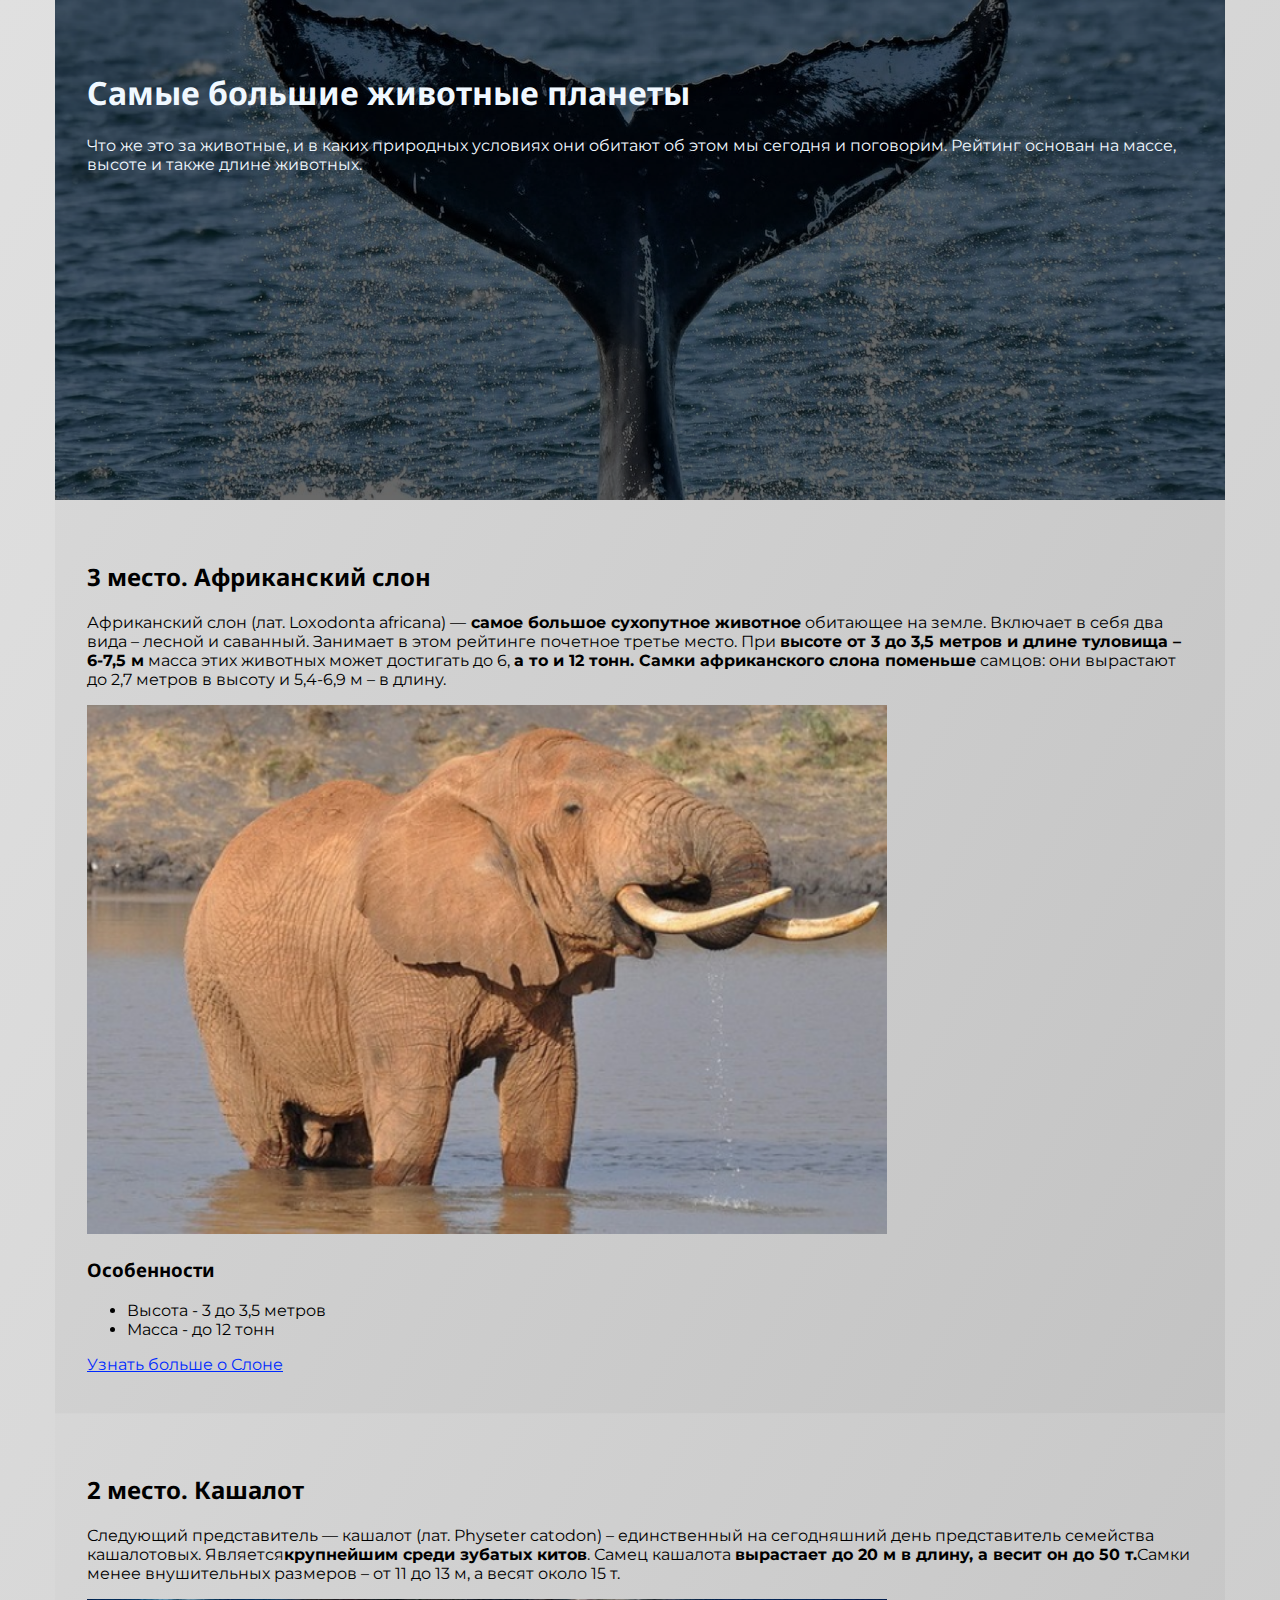
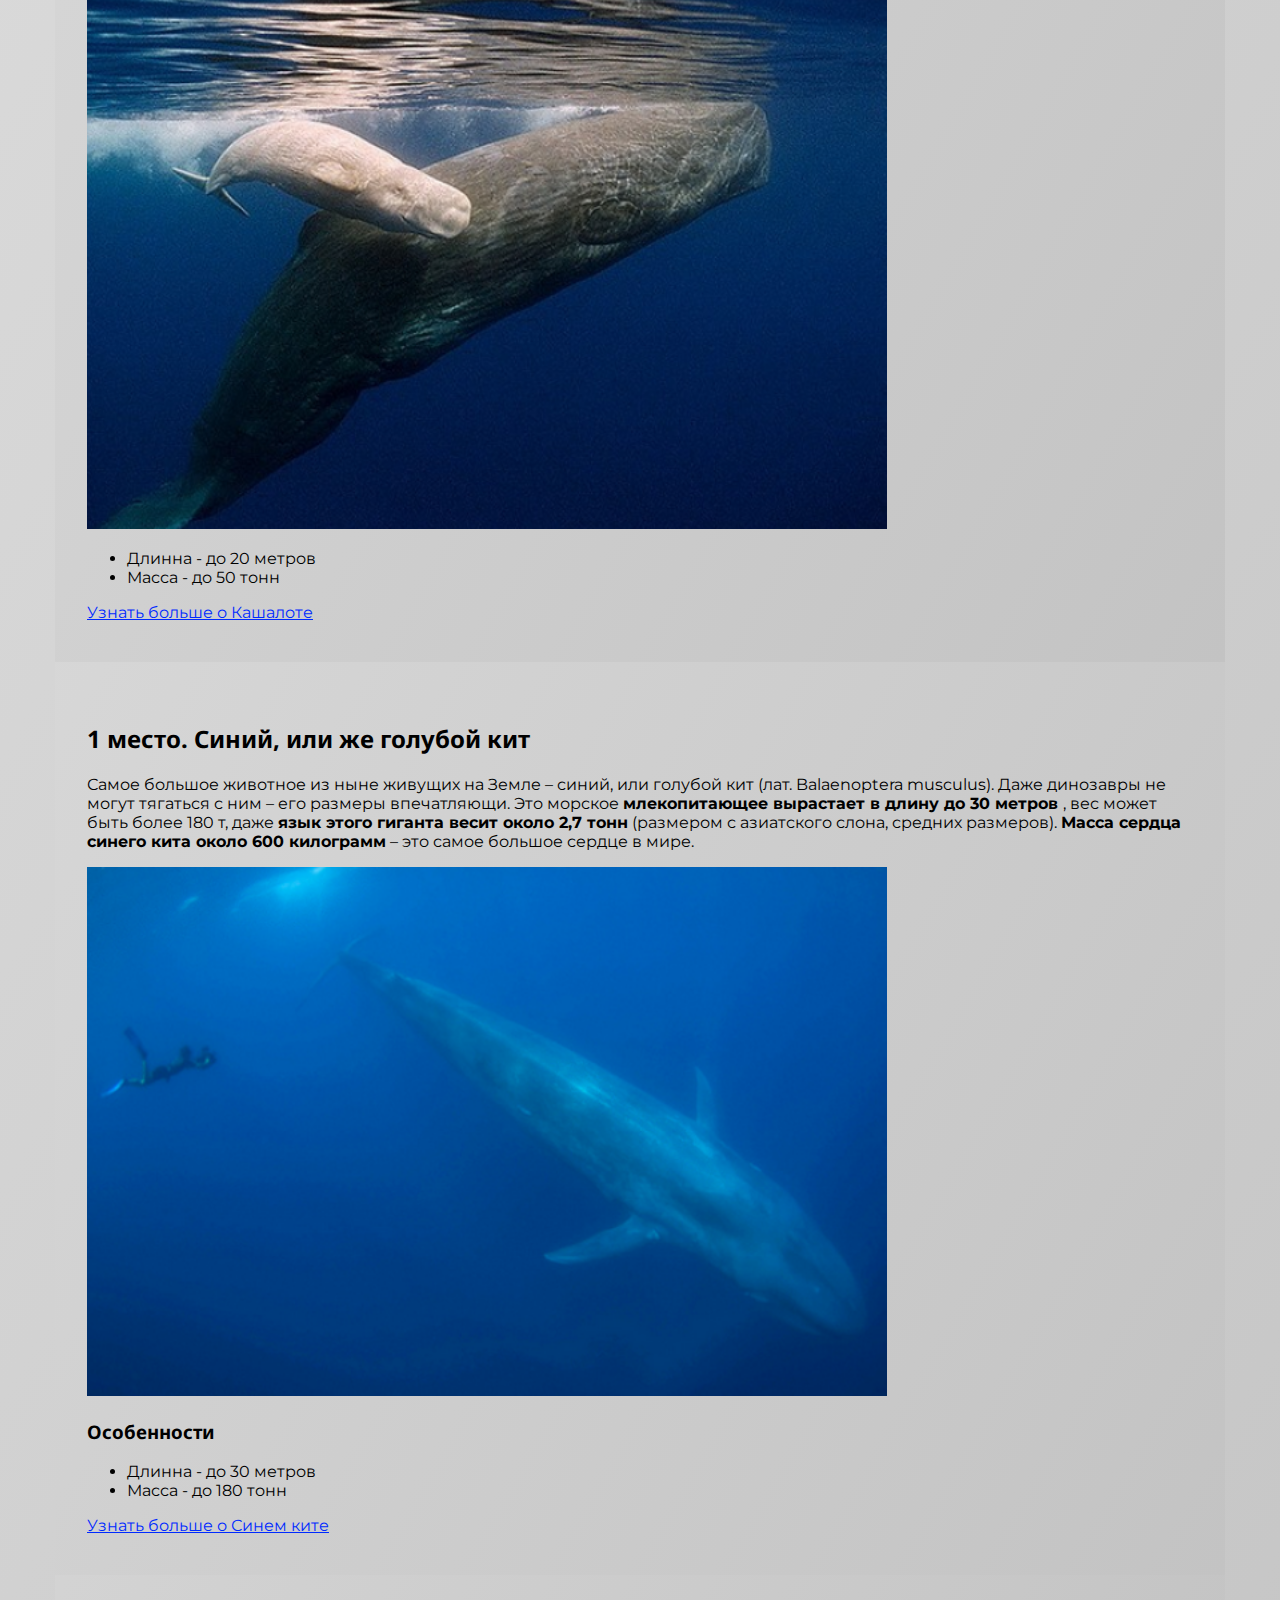
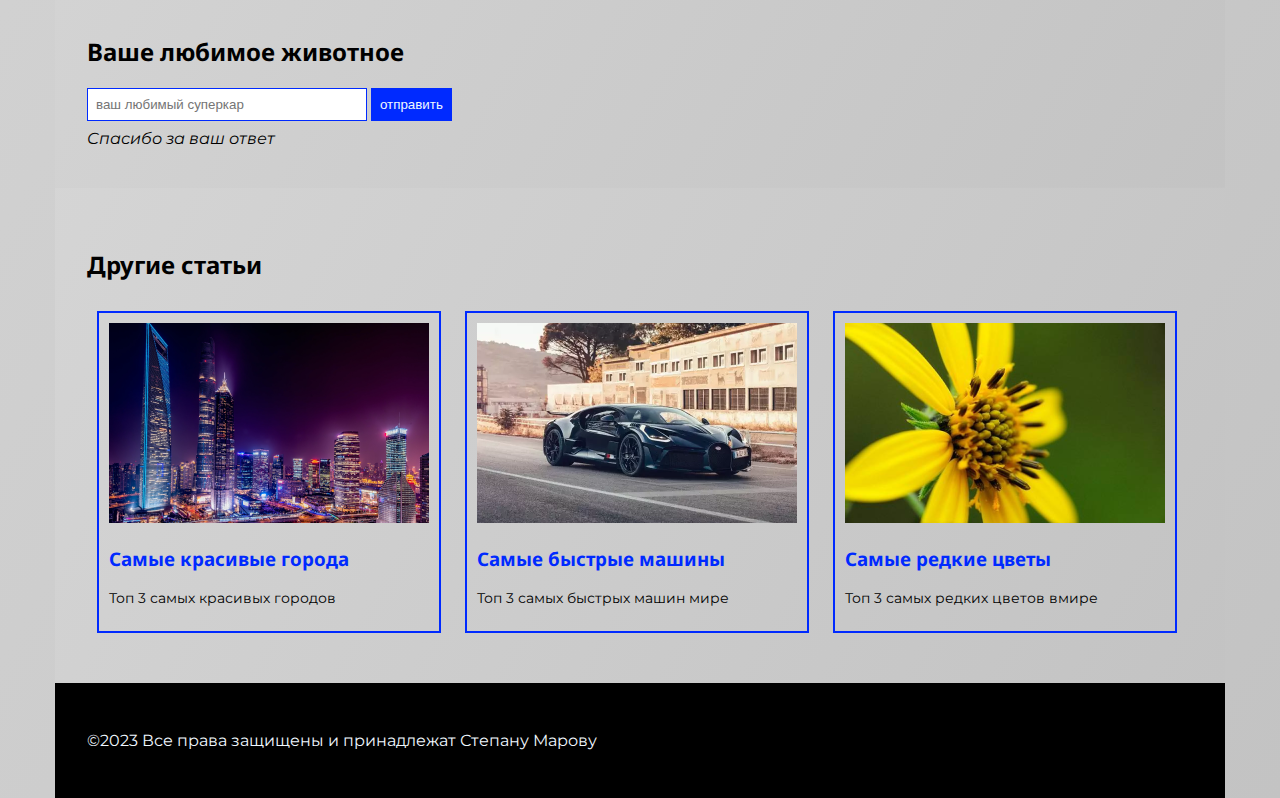
<file: animals.html>
<!DOCTYPE html>
<html lang="en">

<head>
    <meta charset="UTF-8">
    <meta http-equiv="X-UA-Compatible" content="IE=edge">
    <meta name="viewport" content="width=device-width, initial-scale=1.0">
    <title>самые большие животные</title>
    <link rel="stylesheet" href="./css/style.css">
</head>

<body>
    <header class="animals">
        <h1>
            Самые большие животные планеты
        </h1>
        <p>
            Что же это за животные, и в каких природных условиях они обитают об этом мы сегодня и поговорим. Рейтинг
            основан на массе, высоте и также длине животных.
        </p>
    </header>

    <section class="one">
        <h2>
            3 место. Африканский слон
        </h2>
        <p>
            Африканский слон (лат. Loxodonta africana) —<b> самое большое сухопутное животное</b> обитающее на земле.
            Включает в себя два вида – лесной и саванный. Занимает в этом рейтинге почетное третье место. При <b> высоте
                от 3 до 3,5 метров и длине туловища – 6-7,5 м</b> масса этих животных может достигать до 6, <b>а то и 12
                тонн. Самки африканского слона поменьше</b> самцов: они вырастают до 2,7 метров в высоту и 5,4-6,9 м – в
            длину.
        </p>
        <img src="./img/Слон.png" alt="слон">
        <h3>
            Особенности
        </h3>
        <ul>
            <li>Высота - 3 до 3,5 метров</li>
            <li>Масса - до 12 тонн</li>
        </ul>
        <a href="https://ru.wikipedia.org/wiki/Африканские_слоны">Узнать больше о Слоне</a>
    </section>

    <section class="two">
        <h2>2 место. Кашалот</h2>
        <p>
            Следующий представитель — кашалот (лат. Physeter catodon) – единственный на сегодняшний день представитель
            семейства кашалотовых. Является<b>крупнейшим среди зубатых китов</b>. Самец кашалота <b>вырастает до 20 м в
                длину, а весит он до 50 т.</b>Самки менее внушительных размеров – от 11 до 13 м, а весят около 15 т.
        </p>
        <img src="./img/Кашалот.png" alt="Кашалот">
        <ul>
            <li>Длинна - до 20 метров</li>
            <li>Масса - до 50 тонн</li>
        </ul>
        <a href="https://ru.wikipedia.org/wiki/Кашалот">Узнать больше о Кашалоте</a>
    </section>

    <section class="three">
        <h2>1 место. Синий, или же голубой кит</h2>
        <p>
            Самое большое животное из ныне живущих на Земле – синий, или голубой кит (лат. Balaenoptera musculus). Даже динозавры не могут тягаться с ним – его размеры впечатляющи. Это морское <b> млекопитающее вырастает в длину до 30 метров </b> , вес может быть более 180 т, даже <b> язык этого гиганта весит около 2,7 тонн</b> (размером с азиатского слона, средних размеров). <b>Масса сердца синего кита около 600 килограмм</b>  – это самое большое сердце в мире.


        </p>

        <img src="./img/Кит.png" alt="синий кит">
        <h3>Особенности</h3>
        <ul>
            <li>Длинна - до 30 метров</li>
            <li>Масса - до 180 тонн</li>
        </ul>

        <a href="https://ru.wikipedia.org/wiki/Синий_кит">Узнать больше о Синем ките</a>
    </section>

    
    <section class="four">
        <h2>
            Ваше любимое животное
            </h2>
        <input type="text" placeholder="ваш любимый суперкар">
        <button>отправить</button>
        <br>
        <span><i>Спасибо за ваш ответ</i></span>
    </section>

    <section class="five">
        <h2>Другие статьи</h2>
        <a href="./index.html">
            <div>
                <img src="./img/Top3Town.png" alt="город">
                <h3> Самые красивые города</h3>
                <p>Топ 3 самых красивых городов  </p>
            </div>
        </a>
        <a href="./car.html">
            <div>
                <img src="./img/Top5Car.png" alt="Бугатти">
                <h3> Самые быстрые машины
                    </h3>
                <p>Топ 3 самых быстрых машин мире</p>
            </div>
        </a>
        <a href="./flower.html">
            <div>
                <img src="./img/Top5Flowers.png" alt="">
                <h3> Самые редкие цветы</h3>
                <p>Топ 3 самых редких цветов вмире </p>
            </div>
        </a>
    </section>

    <footer>
        <p>
            ©2023 Все права защищены и принадлежат Степану Марову
        </p>
    </footer>

</body>

</html>
</file>
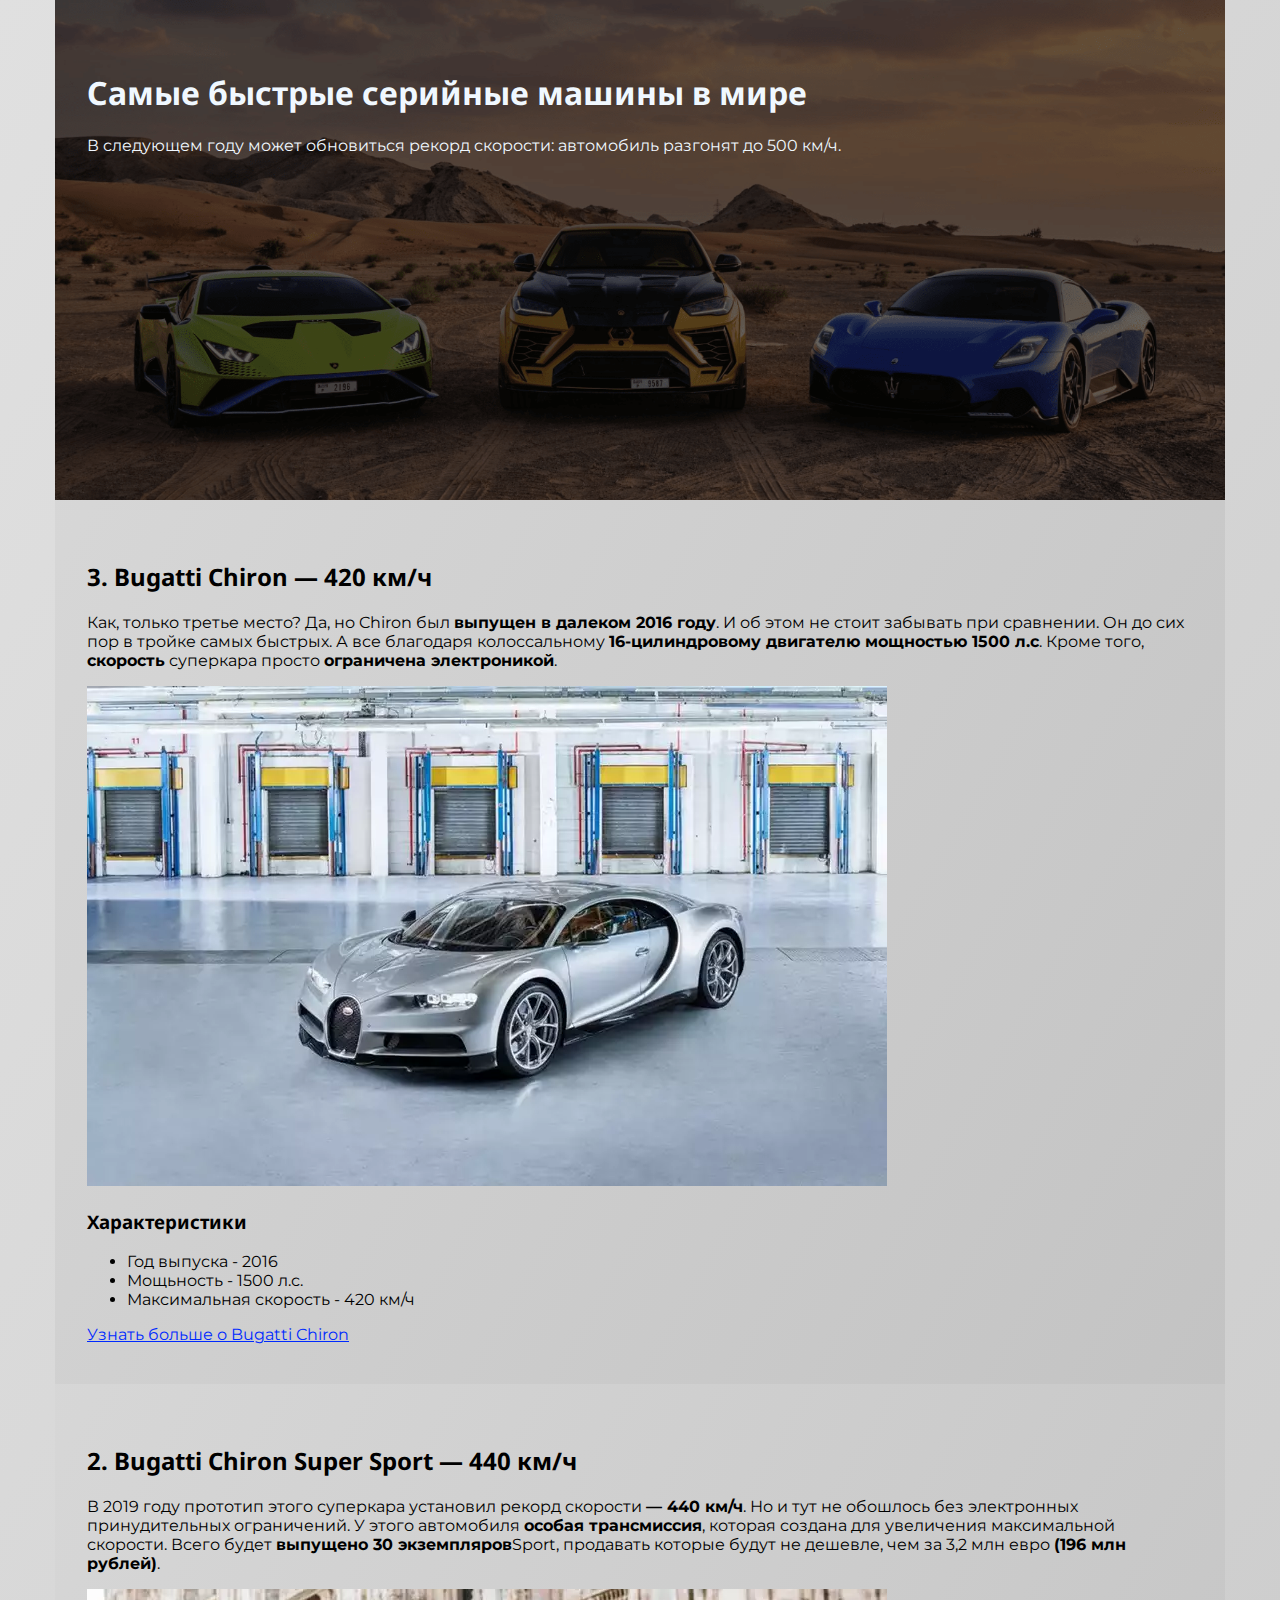
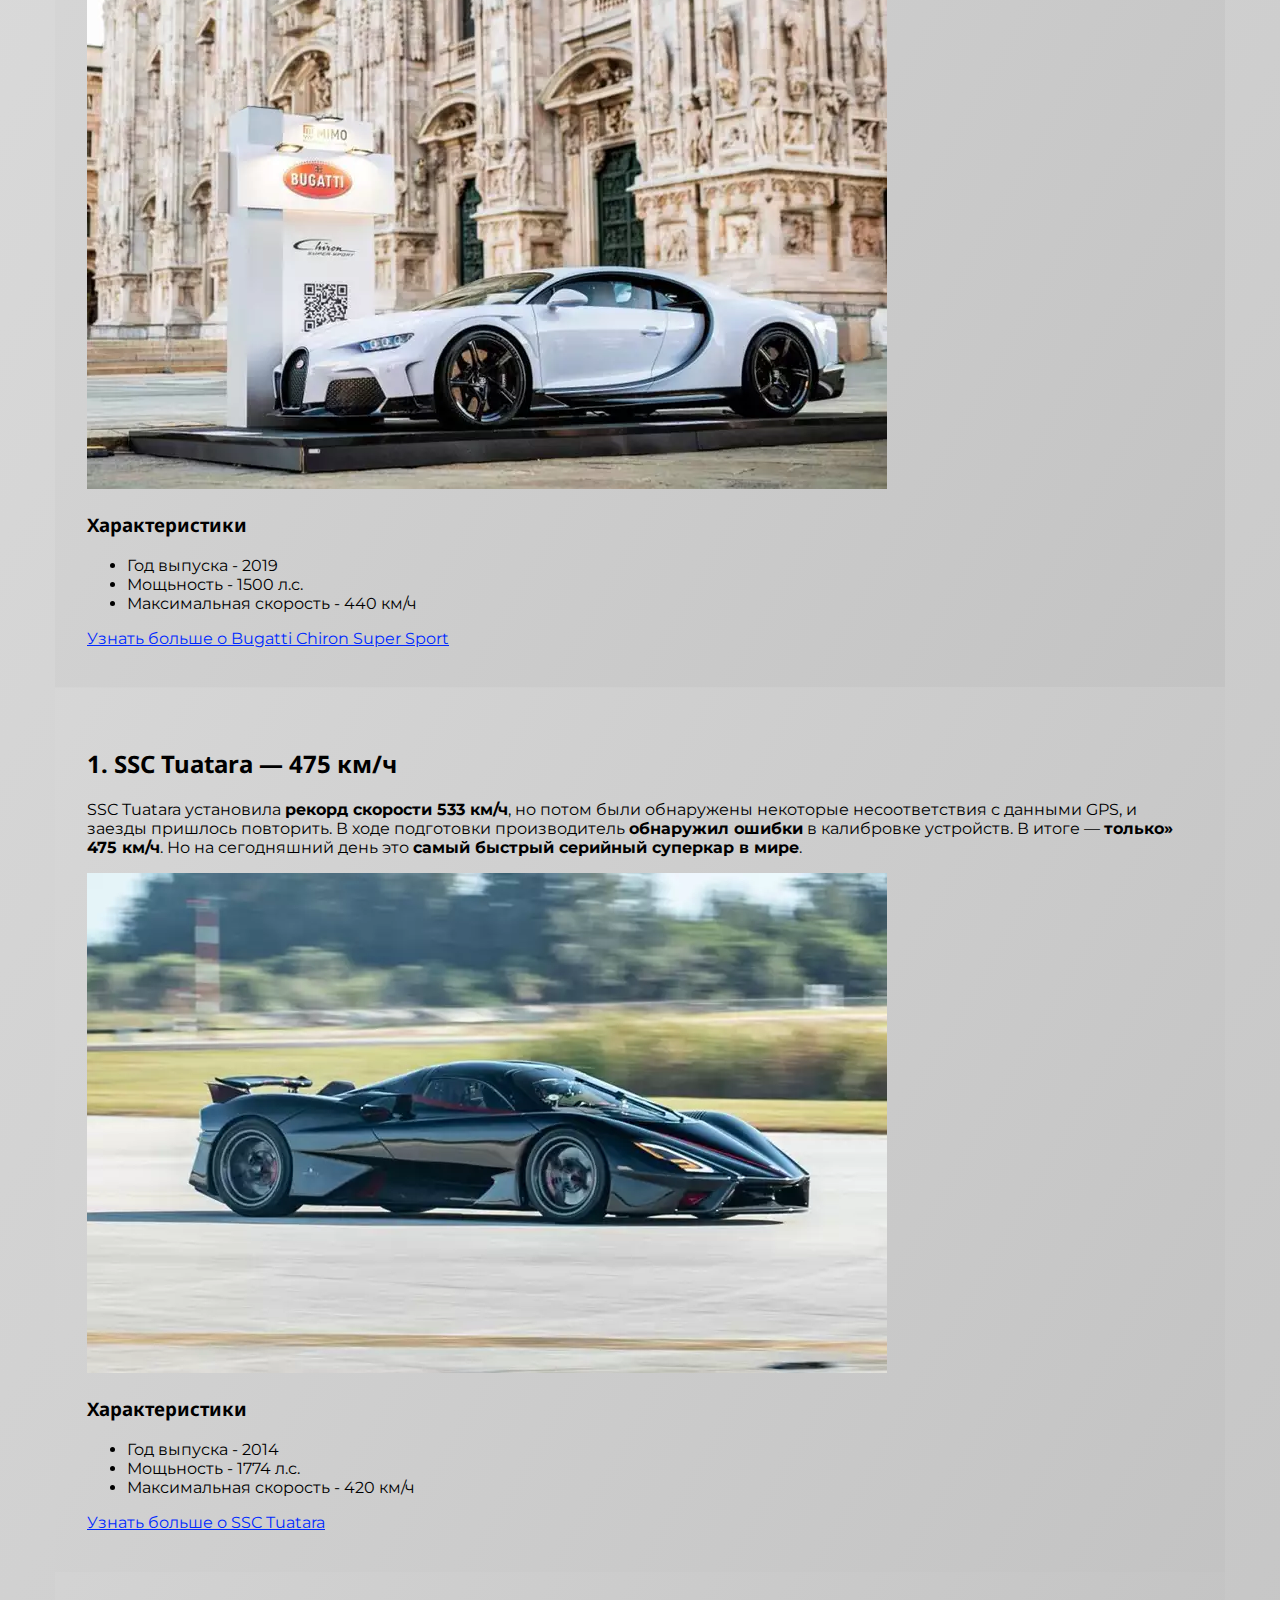
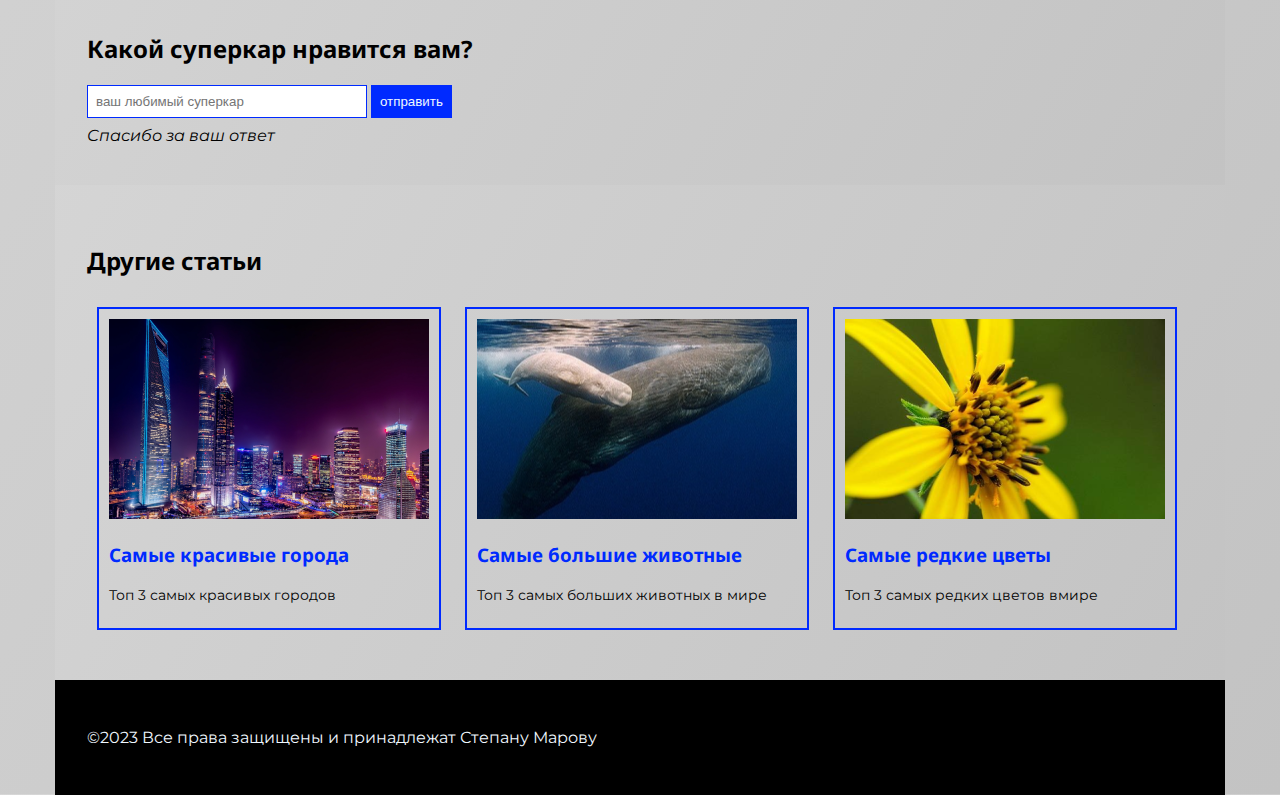
<file: car.html>
<!DOCTYPE html>
<html lang="en">

<head>
    <meta charset="UTF-8">
    <meta http-equiv="X-UA-Compatible" content="IE=edge">
    <meta name="viewport" content="width=device-width, initial-scale=1.0">
    <title>Самые быстрые машины</title>
    <link rel="stylesheet" href="./css/style.css">
</head>

<body>
    <header class="car">
        <h1>
            Самые быстрые серийные машины в мире
        </h1>
        <p>
            В следующем году может обновиться рекорд скорости: автомобиль разгонят до 500 км/ч.
        </p>

    </header>
    <section class="one">
        <h2>
            3. Bugatti Chiron — 420 км/ч
        </h2>
        <p>
            Как, только третье место? Да, но Chiron был <b>выпущен в далеком 2016 году</b>. И об этом не стоит забывать
            при сравнении. Он до сих пор в тройке самых быстрых. А все благодаря колоссальному <b>16-цилиндровому
                двигателю мощностью 1500 л.с</b>. Кроме того, <b>скорость</b> суперкара просто <b>ограничена
                электроникой</b>.
        </p>
        <img src="./img/car3.webp" alt="Буггати">
        <h3>
            Характеристики
        </h3>
        <ul>
            <li>Год выпуска - 2016</li>
            <li>Мощьность - 1500 л.с.</li>
            <li>Максимальная скорость - 420 км/ч</li>
        </ul>
        <a href="https://ru.wikipedia.org/wiki/Bugatti_Chiron">Узнать больше о Bugatti Chiron</a>
    </section>

    <section class="two">
        <h2>2. Bugatti Chiron Super Sport — 440 км/ч</h2>
        <p>
            В 2019 году прототип этого суперкара установил рекорд скорости  <b>— 440 км/ч</b>. Но и тут не обошлось без электронных принудительных ограничений. У этого автомобиля <b>особая трансмиссия</b>, которая создана для увеличения максимальной скорости. Всего будет <b>выпущено 30 экземпляров</b>Sport, продавать которые будут не дешевле, чем за 3,2 млн евро <b> (196 млн рублей)</b>.
        </p>
        <img src="./img/car2.webp" alt="Бугатти">
        <h3>Характеристики</h3>
        <ul>
            <li>Год выпуска - 2019</li>
            <li>Мощьность - 1500 л.с.</li>
            <li>Максимальная скорость - 440 км/ч</li>
        </ul>
        <a href="https://ru.wikipedia.org/wiki/Bugatti_Chiron">Узнать больше о Bugatti Chiron Super Sport</a>
    </section>

    <section class="three">
        <h2>1. SSC Tuatara — 475 км/ч</h2>
        <p>
            SSC Tuatara установила <b>рекорд скорости 533 км/ч</b>, но потом были обнаружены некоторые несоответствия с данными GPS, и заезды пришлось повторить. В ходе подготовки производитель <b>обнаружил ошибки</b> в калибровке устройств. В итоге — <b>только» 475 км/ч</b>. Но на сегодняшний день это <b>самый быстрый серийный суперкар в мире</b>.
        </p>
        <img src="./img/car1.webp" alt=" SSC Tuatara">
        <h3>Характеристики</h3>
        <ul>
            <li>Год выпуска - 2014</li>
            <li>Мощьность - 1774 л.с.</li>
            <li>Максимальная скорость - 420 км/ч</li>
        </ul>
        <a href="https://ru.wikipedia.org/wiki/SSC_Tuatara">Узнать больше о SSC Tuatara</a>
    </section>

    <section class="four">
        <h2>Какой суперкар нравится вам?</h2>
        <input type="text" placeholder="ваш любимый суперкар">
        <button>отправить</button>
        <br>
        <span><i>Спасибо за ваш ответ</i></span>
    </section>

    <section class="five">
        <h2>Другие статьи</h2>
        <a href="./index.html">
            <div>
                <img src="./img/Top3Town.png" alt="город">
                <h3> Самые красивые города</h3>
                <p>Топ 3 самых красивых городов  </p>
            </div>
        </a>
        <a href="./animals.html">
            <div>
                <img src="./img/Top5Enimals.png" alt="">
                <h3> Самые большие животные</h3>
                <p>Топ 3 самых больших животных в мире</p>
            </div>
        </a>
        <a href="./flower.html">
            <div>
                <img src="./img/Top5Flowers.png" alt="">
                <h3> Самые редкие цветы</h3>
                <p>Топ 3 самых редких цветов вмире </p>
            </div>
        </a>
    </section>

    <footer>
        <p>
            ©2023 Все права защищены и принадлежат Степану Марову
        </p>
    </footer>

</body>

</html>
</file>
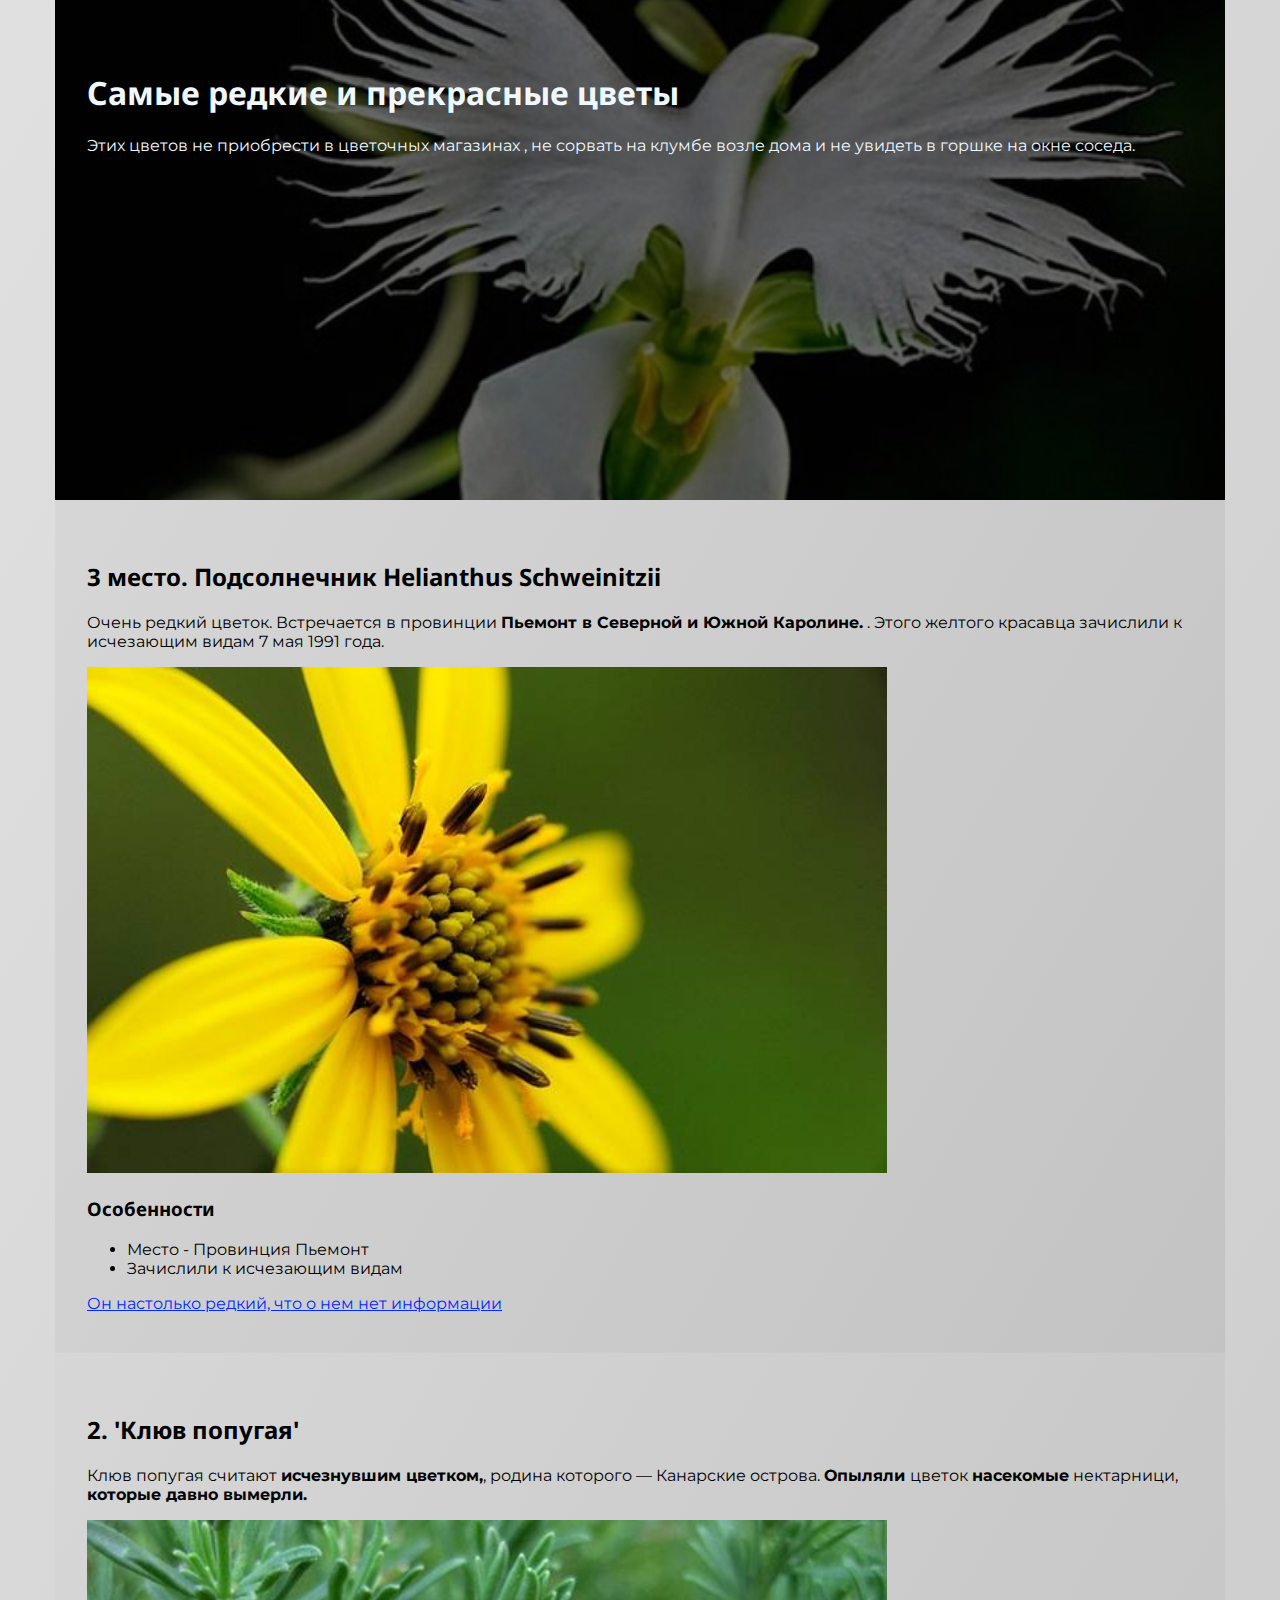
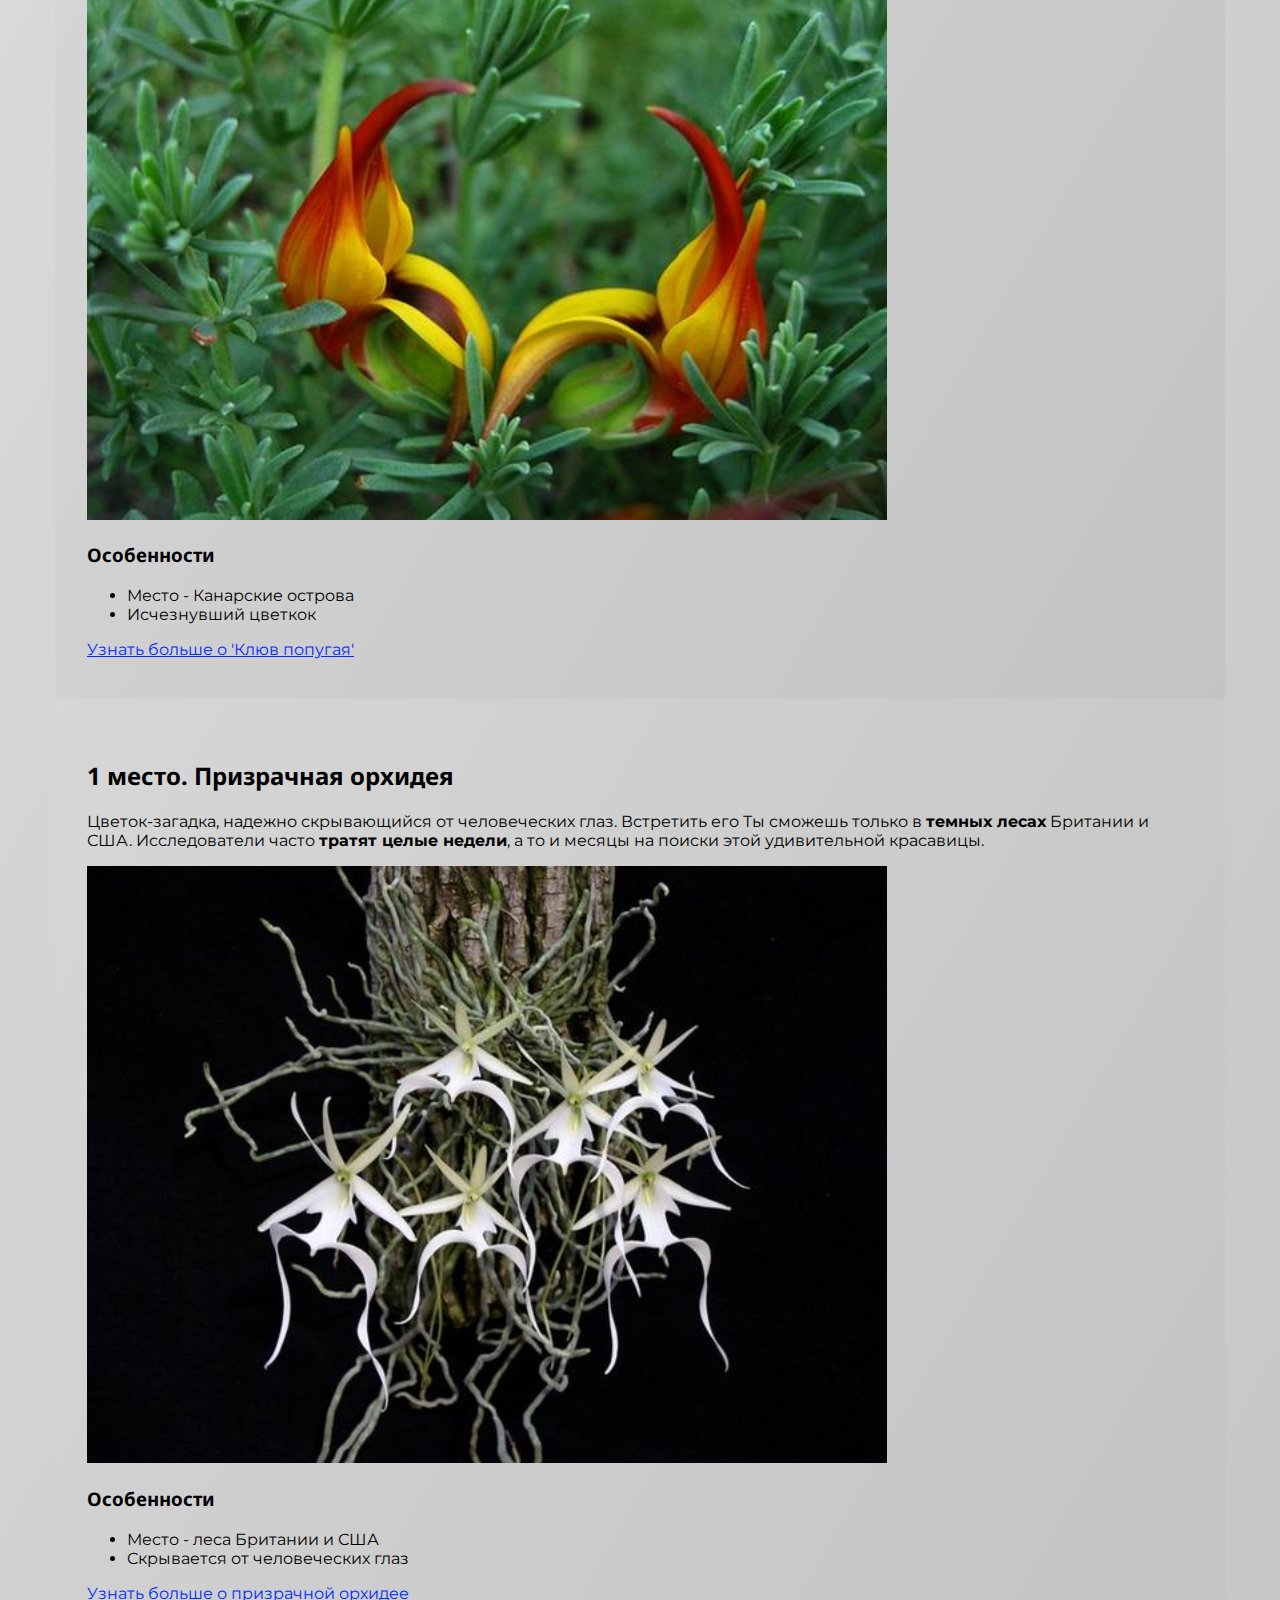
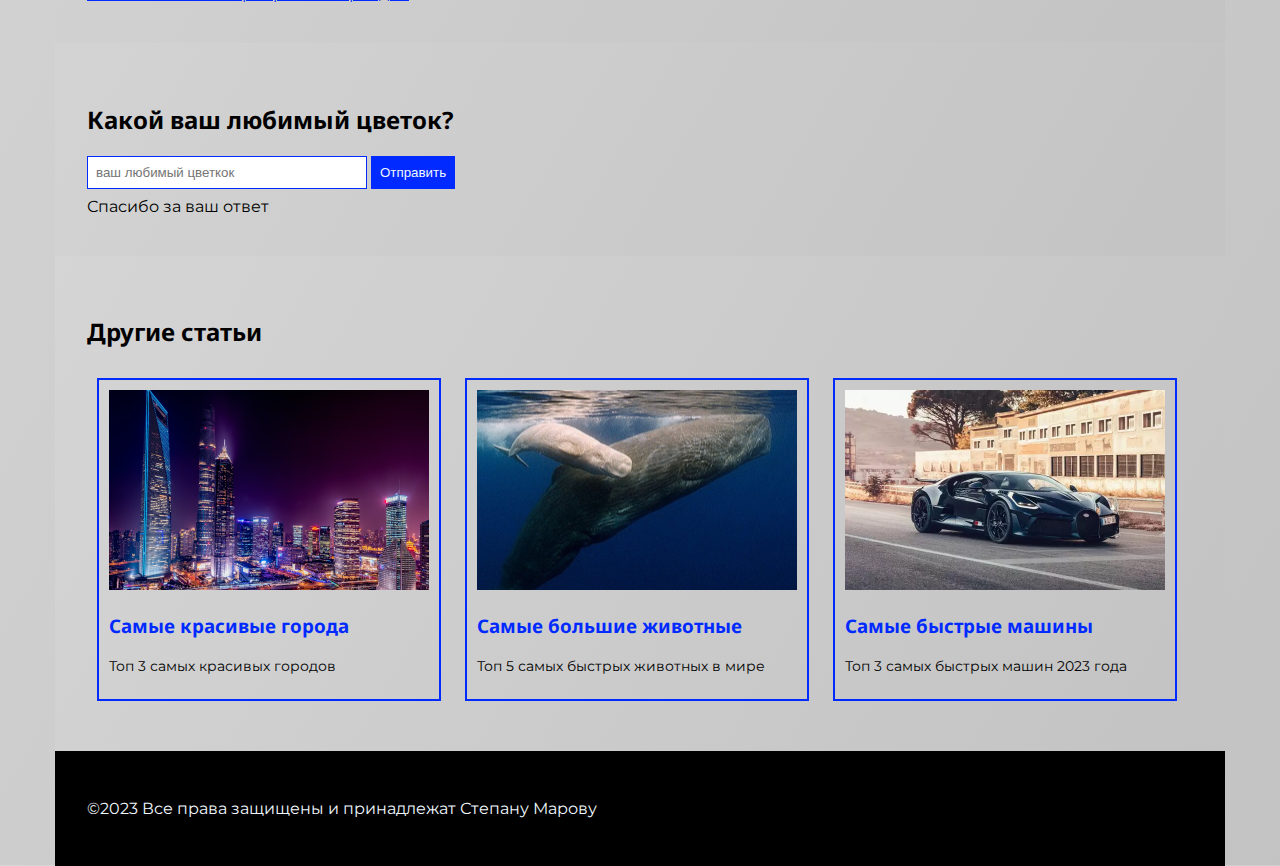
<file: flower.html>
<!DOCTYPE html>
<html lang="en">

<head>
    <meta charset="UTF-8">
    <meta http-equiv="X-UA-Compatible" content="IE=edge">
    <meta name="viewport" content="width=device-width, initial-scale=1.0">
    <title>Document</title>
    <link rel="stylesheet" href="./css/style.css">
</head>

<body>
    <header class="flower">
        <h1>
            Самые редкие и прекрасные цветы
        </h1>
        <p>
            Этих цветов не приобрести в цветочных магазинах , не сорвать на клумбе возле дома и не увидеть в горшке на
            окне соседа.
        </p>
    </header>

    <section class="one">
        <h2>
            3 место. Подсолнечник Helianthus Schweinitzii
        </h2>
        <p>
            Очень редкий цветок. Встречается в провинции <b>Пьемонт в Северной и Южной Каролине.</b> . Этого желтого
            красавца зачислили к исчезающим видам 7 мая 1991 года.
        </p>
        <img src="./img/Подсолнечник.jpg" alt="Подсолнечник Helianthus Schweinitzii">
        <h3>Особенности</h3>

        <ul>
            <li>Место - Провинция Пьемонт</li>
            <li>Зачислили к исчезающим видам</li>
        </ul>

        <a href="https://ru.wikipedia.org/wiki/Виды_рода_Подсолнечник">Он настолько редкий, что о нем нет информации</a>

    </section>

    <section class="two">
        <h2>
            2. 'Клюв попугая'
        </h2>
        <p>
            Клюв попугая считают <b>исчезнувшим цветком,</b>, родина которого — Канарские острова. <b>Опыляли </b>
            цветок <b>насекомые</b> нектарници, <b>которые давно вымерли.

            </b>
        </p>
        <img src="./img/Клюв попугая.jpg" alt="клюв попугая">
        <h3>Особенности</h3>

        <ul>
            <li>Место - Канарские острова</li>
            <li>Исчезнувший цветкок</li>
        </ul>

        <a href="https://ru.wikipedia.org/wiki/Лядвенец_Бертелота#:~:text=Лядвенец%20Бертелота%20(лат.,клюв%20пеликана%20и%20коралловый%20камень.">Узнать больше о 'Клюв попугая'</a>

    </section>


    <section class="three">
        <h2>
            1 место. Призрачная орхидея
        </h2>
        <p>
            Цветок-загадка, надежно скрывающийся от человеческих глаз. Встретить его Ты сможешь только в <b>темных
                лесах</b> Британии и США. Исследователи часто <b>тратят целые недели</b>, а то и месяцы на поиски этой
            удивительной красавицы.
        </p>
        <img src="./img/Призрачная орхидея.jpg" alt="Призрачная орхидея">
        <h3>Особенности</h3>

        <ul>
            <li>Место - леса Британии и США</li>
            <li>Cкрывается от человеческих глаз</li>
        </ul>

        <a href="https://ru.wikipedia.org/wiki/Орхидные">Узнать больше о призрачной орхидее</a>

    </section>

    <section class="four">
        <h2>Какой ваш любимый цветок?</h2>
        <input type="text" placeholder="ваш любимый цветкок">
        <button>Отправить</button>
        <br>
        <span>Спасибо за ваш ответ</span>
    </section>

    
    <section class="five">
        <h2>Другие статьи</h2>
        <a href="./index.html">
            <div>
                <img src="./img/Top3Town.png" alt="город">
                <h3> Самые красивые города</h3>
                <p>Топ 3 самых красивых городов  </p>
            </div>
        </a>
        <a href="./animals.html">
            <div>
                <img src="./img/Top5Enimals.png" alt="">
                <h3> Самые большие животные</h3>
                <p>Топ 5 самых быстрых животных в мире</p>
            </div>
        </a>
        <a href="./car.html">
            <div>
                <img src="./img/Top5Car.png" alt="">
                <h3> 
                    Самые быстрые машины</h3>
                <p>Топ 3 самых быстрых машин 2023 года

                </p>
            </div>
        </a>
    </section>

    <footer>
        <p>
            ©2023 Все права защищены и принадлежат Степану Марову
        </p>
    </footer>



</body>

</html>
</file>
<file: css/style.css>
@import url('https://fonts.googleapis.com/css2?family=Montserrat:ital,wght@0,100;0,200;0,300;0,400;0,500;0,600;0,700;0,800;0,900;1,100;1,200;1,300;1,400;1,500;1,600;1,700;1,800;1,900&display=swap');

@import url('https://fonts.googleapis.com/css2?family=Noto+Sans:wght@700&display=swap');

div {
    border: 2px solid rgb(0, 42, 255);
    display: inline-block;
    padding: 10px 10px 10px 10px;
    margin: 10px 10px 10px 10px;
    transition: 0.5s;
    cursor: pointer;
}

div:hover {
    background-color: rgb(193, 203, 255);
}

div h3 {
    color: rgb(0, 42, 255);
}

p {
    color: black;
}

a {
    color: rgb(0, 42, 255);
}

section.one{
     padding: 40px 32px 40px 32px;
    margin: 0px auto 0px auto;
    max-width: 1170px;
    /* background-color: rgb(255, 255, 255); */
       background: linear-gradient(120deg, rgb(255, 255, 255), rgb(195, 195, 195));
    background-repeat: no-repeat;
    background-position: right bottom;
    animation: bodybg 10s infinite alternate-reverse;
    background-size: 400%;
    width: 100%;

}
section.two{
    padding: 40px 32px 40px 32px;
    margin: 0px auto 0px auto;
    max-width: 1170px;
    /* background-color: rgb(255, 255, 255); */
       background: linear-gradient(120deg, rgb(255, 255, 255), rgb(195, 195, 195));
    background-repeat: no-repeat;
    background-position: right bottom;
    animation: bodybg 5s infinite alternate-reverse;
    background-size: 400%;
    width: 100%;
    

}
section.three{
    padding: 40px 32px 40px 32px;
    margin: 0px auto 0px auto;
    max-width: 1170px;
    /* background-color: rgb(255, 255, 255); */
       background: linear-gradient(120deg, rgb(255, 255, 255), rgb(195, 195, 195));
    background-repeat: no-repeat;
    background-position: right bottom;
    animation: bodybg 5s infinite alternate-reverse;
    background-size: 400%;
    width: 100%;
    

}
section.four{
    padding: 40px 32px 40px 32px;
    margin: 0px auto 0px auto;
    max-width: 1170px;
    /* background-color: rgb(255, 255, 255); */
       background: linear-gradient(120deg, rgb(255, 255, 255), rgb(195, 195, 195));
    background-repeat: no-repeat;
    background-position: right bottom;
    animation: bodybg 5s infinite alternate-reverse;
    background-size: 400%;
    width: 100%;
    

}
section.five{
    padding: 40px 32px 40px 32px;
    margin: 0px auto 0px auto;
    max-width: 1170px;
    /* background-color: rgb(255, 255, 255); */
       background: linear-gradient(120deg, rgb(255, 255, 255), rgb(195, 195, 195));
    background-repeat: no-repeat;
    background-position: right bottom;
    animation: bodybg 5s infinite alternate-reverse;
    background-size: 400%;
    width: 100%;
    
}

header {
    padding: 50px 32px 50px 32px;
    background-image: url(../img/headerBGTown.png);
    color: aliceblue;
    height: 500px;
    background-size: cover;
    background-position: center;
    max-width: 1170px;
    margin: 0px auto 0px auto;

}
header.car{
    background-image: url(../img/headerBGcar.png);
}

header.flower{
    background-image: url(../img/headerBGPlants.png);
}

header.animals{
    background-image: url(../img/headerBGAnimals.png);
}


header p {
    color: aliceblue;

}

footer{
    background-color: black;
    padding: 32px 32px 32px 32px;
    margin: 0px auto 0px auto;
    max-width: 1170px;
}     


body {
    margin: 0px 0px 0px 0px;
    background-color: darkgray;
    font-family: 'Montserrat', sans-serif;
    background: linear-gradient(120deg, rgb(255, 255, 255), rgb(195, 195, 195));
    background-repeat: no-repeat;
    background-position: right bottom;
    animation: bodybg 10s infinite alternate-reverse;
    background-size: 400%;
    width: 100%;
    
}

@keyframes bodybg{
    0%{
        background-position: top left;
    }
    100%{
        background-position: right bottom;
    }
}



@keyframes Other1{
    0%{
        transform: translateY(0px);
    }
    100%{
        transform: translateY(20px);
    }
}

@keyframes Other2{
    0%{
        transform: translateY(20px);
    }
    100%{
        transform: translateY(0px);
    }
}




footer p {
    color: aliceblue;
}

img {
    width: 100%;
    max-width: 800px;
}

input {
    padding: 8px 8px 8px 8px;
    width: 100%;
    max-width: 280px;
    border: 1px solid rgb(0, 42, 255);
    margin-bottom: 8px;
    box-sizing: border-box;
}

button {
    padding: 8px 8px 8px 8px;
    background-color: rgb(0, 42, 255);
    color: aliceblue;
    margin-bottom: 8px;
    border: 1px solid rgb(0, 42, 255);
    transition: 0.5s;
    cursor: pointer;
}

button:hover {
    background-color: aliceblue;
    color: rgb(0, 42, 255);
}

a {
    transition: 0.5s;
}

a:hover {
    color: rgb(0, 0, 0);
}

h1,h2,h3 {
    font-family: 'Noto Sans', sans-serif;
}

 a.footer__contact{
    color: azure;

    
 }
   
*{
    box-sizing: border-box;
}
 section.five a{
    animation :Other1 2s infinite alternate-reverse ease-in-out;
    display: inline-block;
}

section.five a p{
    font-size: 14px;
}

section.five a:nth-child(2n){
    animation: Other2 2s infinite alternate-reverse ease-in-out;
}
</file>
